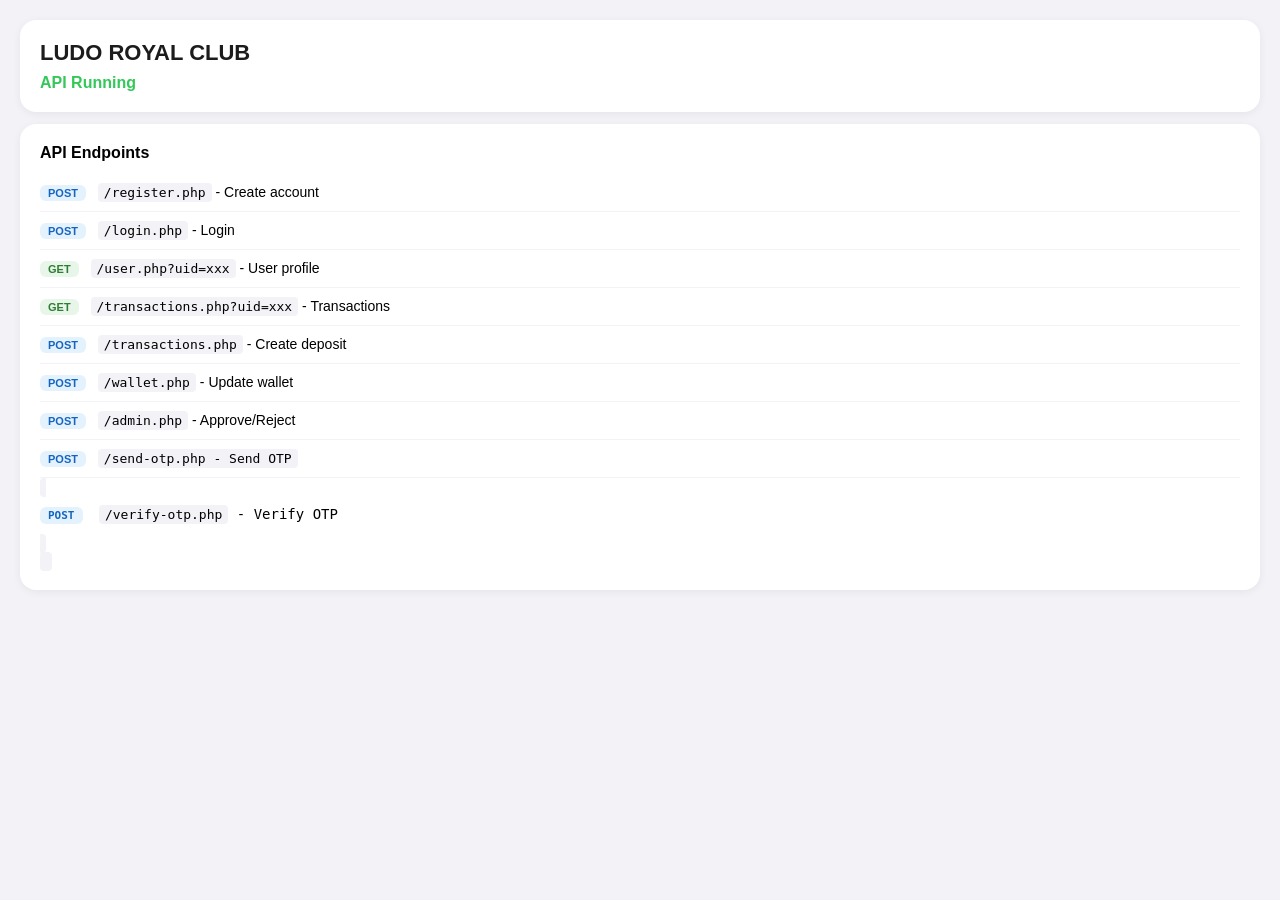
<file: BACKEND/api/index.html>
<!DOCTYPE html>
<html>
<head>
    <meta charset="UTF-8">
    <meta name="viewport" content="width=device-width, initial-scale=1.0">
    <title>LUDO ROYAL CLUB - API</title>
    <style>
        * { margin: 0; padding: 0; box-sizing: border-box; }
        body { font-family: -apple-system, sans-serif; background: #f2f2f7; padding: 20px; }
        .card { background: #fff; border-radius: 16px; padding: 20px; margin-bottom: 12px; box-shadow: 0 2px 8px rgba(0,0,0,0.06); }
        h1 { font-size: 22px; color: #1c1c1e; margin-bottom: 8px; }
        .status { color: #34c759; font-weight: 700; }
        .api-list { list-style: none; }
        .api-list li { padding: 10px 0; border-bottom: 1px solid #f2f2f7; font-size: 14px; }
        .api-list li:last-child { border: none; }
        .method { display: inline-block; padding: 2px 8px; border-radius: 6px; font-size: 11px; font-weight: 700; margin-right: 8px; }
        .get { background: #e8f5e9; color: #2e7d32; }
        .post { background: #e3f2fd; color: #1565c0; }
        code { background: #f2f2f7; padding: 2px 6px; border-radius: 4px; font-size: 13px; }
    </style>
</head>
<body>
    <div class="card">
        <h1>LUDO ROYAL CLUB</h1>
        <p class="status">API Running</p>
    </div>
    <div class="card">
        <h2 style="font-size:16px; margin-bottom:12px;">API Endpoints</h2>
        <ul class="api-list">
            <li><span class="method post">POST</span> <code>/register.php</code> - Create account</li>
            <li><span class="method post">POST</span> <code>/login.php</code> - Login</li>
            <li><span class="method get">GET</span> <code>/user.php?uid=xxx</code> - User profile</li>
            <li><span class="method get">GET</span> <code>/transactions.php?uid=xxx</code> - Transactions</li>
            <li><span class="method post">POST</span> <code>/transactions.php</code> - Create deposit</li>
            <li><span class="method post">POST</span> <code>/wallet.php</code> - Update wallet</li>
            <li><span class="method post">POST</span> <code>/admin.php</code> - Approve/Reject</li>
            <li><span class="method post">POST</span> <code>/send-otp.php</span> - Send OTP</li>
            <li><span class="method post">POST</span> <code>/verify-otp.php</code> - Verify OTP</li>
        </ul>
    </div>
</body>
</html>
</file>
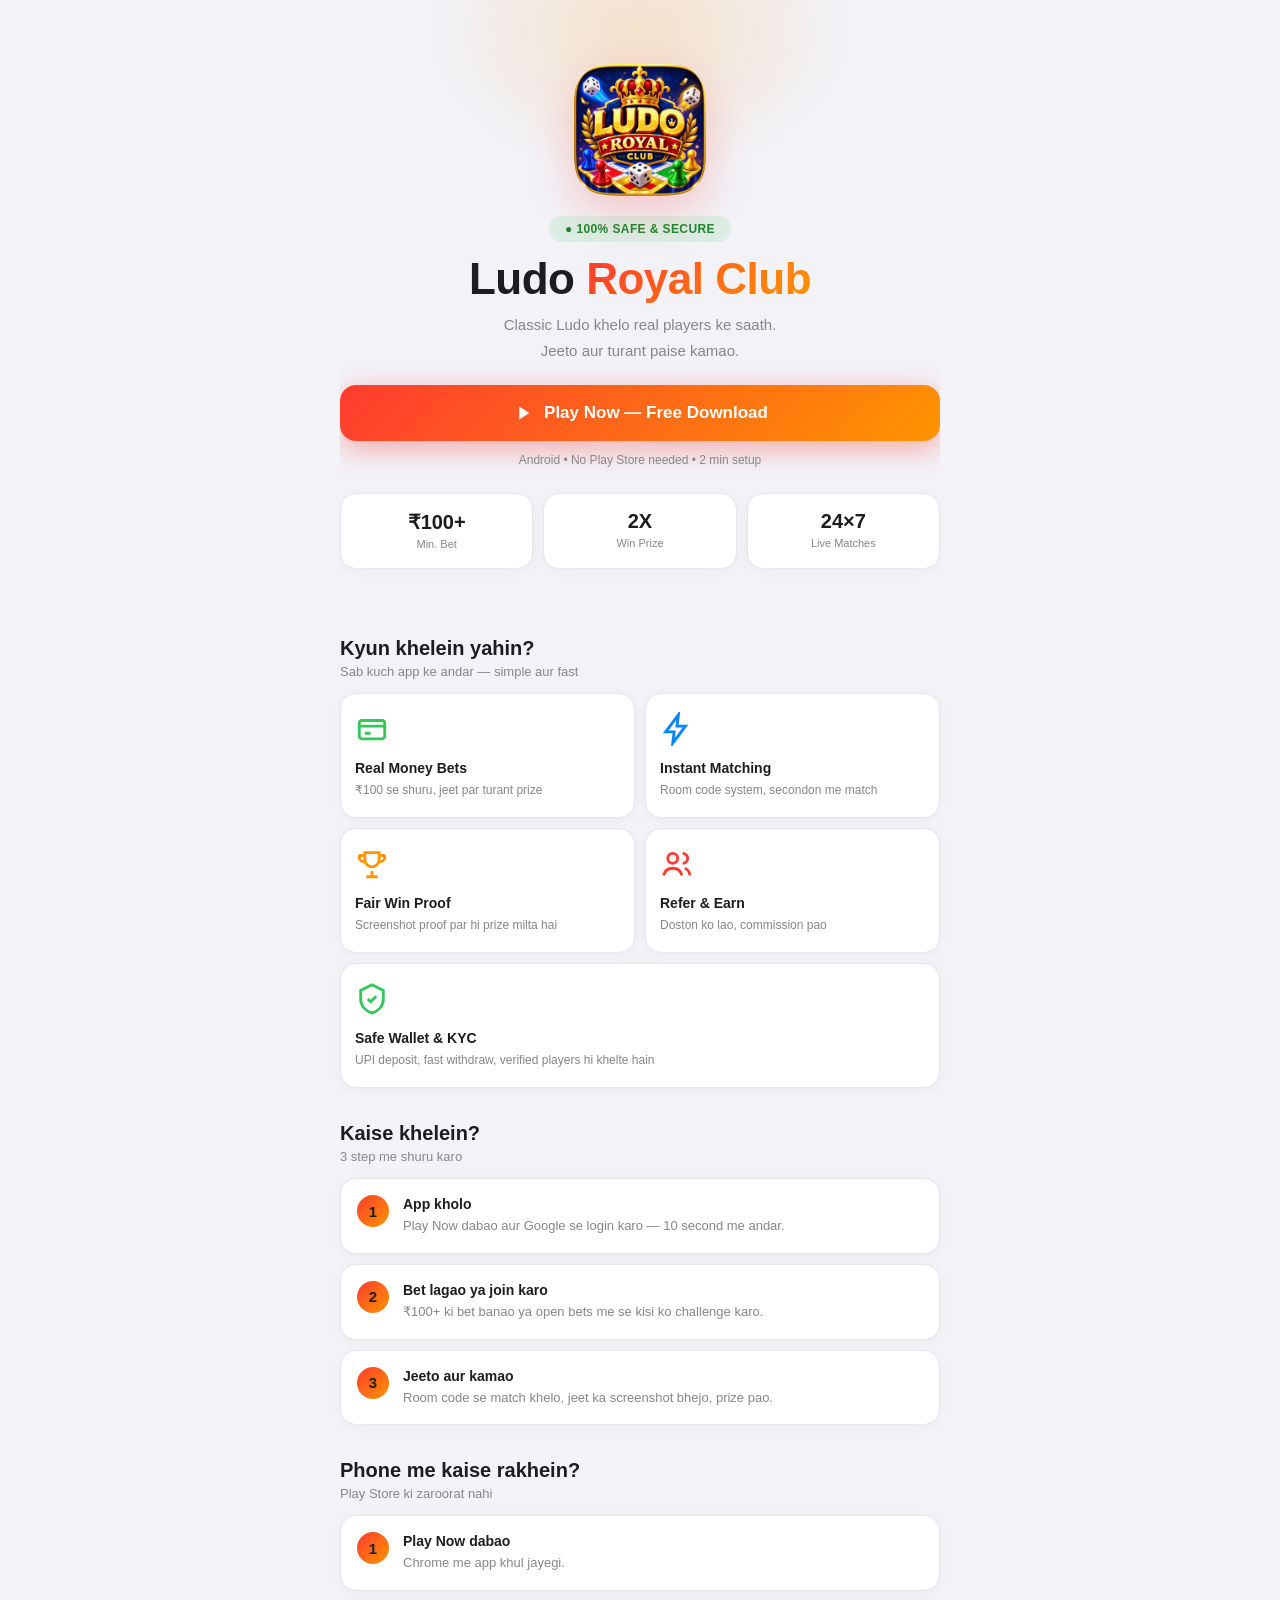
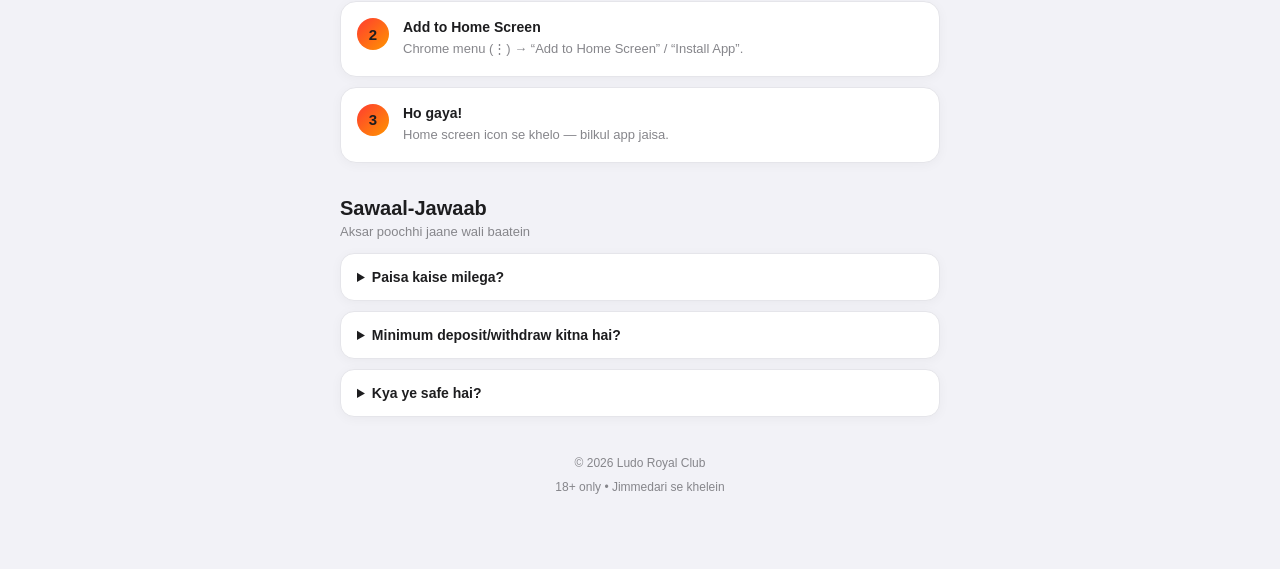
<file: FRONTEND/website/index.html>
<!DOCTYPE html>
<html lang="en">
<head>
<meta charset="UTF-8">
<meta name="viewport" content="width=device-width, initial-scale=1.0">
<meta name="description" content="Ludo Royal Club - Play Classic Ludo with real players and win real money.">
<title>Ludo Royal Club - Play & Win Real Money</title>
<link rel="icon" type="image/png" href="./logo.png">
<style>
  :root { --bg:#f2f2f7; --card:#ffffff; --line:#e5e5ea; --txt:#1d1d1f; --mut:#86868b; --red:#ff3b30; --org:#ff9500; --grn:#34c759; --blu:#0a84ff; }
  * { margin:0; padding:0; box-sizing:border-box; -webkit-tap-highlight-color:transparent; }
  body { font-family:-apple-system,BlinkMacSystemFont,"Segoe UI",Roboto,Arial,sans-serif; background:var(--bg); color:var(--txt); }
  .wrap { max-width:640px; margin:0 auto; padding:0 20px 70px; }
  /* HERO */
  .hero { text-align:center; padding:64px 0 34px; position:relative; overflow:hidden; }
  .hero::before { content:''; position:absolute; top:-120px; left:50%; transform:translateX(-50%); width:420px; height:300px; background:radial-gradient(closest-side,rgba(255,149,0,.18),transparent); pointer-events:none; }
  .hero img.logo { width:132px; height:132px; border-radius:34px; object-fit:cover; box-shadow:0 14px 44px rgba(255,59,48,.25); position:relative; }
  .pill { display:inline-block; margin-top:16px; padding:6px 16px; border-radius:999px; background:rgba(52,199,89,.12); color:#1b8a2e; font-size:12px; font-weight:700; letter-spacing:.4px; }
  .hero h1 { font-size:38px; font-weight:800; margin:12px 0 8px; letter-spacing:-.5px; }
  .hero h1 span { background:linear-gradient(135deg,var(--red),var(--org)); -webkit-background-clip:text; background-clip:text; color:transparent; }
  .hero p { color:var(--mut); font-size:15px; line-height:1.7; }
  .cta { display:flex; align-items:center; justify-content:center; gap:10px; width:100%; padding:17px; margin-top:22px; border:none; border-radius:16px; font-size:17px; font-weight:800; cursor:pointer; text-decoration:none; color:#fff; background:linear-gradient(135deg,var(--red),var(--org)); box-shadow:0 8px 28px rgba(255,59,48,.4); }
  .cta:active { transform:scale(.98); }
  .cta svg { width:22px; height:22px; }
  .mini { margin-top:12px; font-size:12px; color:var(--mut); }
  /* STATS */
  .stats { display:grid; grid-template-columns:repeat(3,1fr); gap:10px; margin-top:26px; }
  .stat { background:var(--card); border:1px solid var(--line); border-radius:16px; padding:16px 8px; text-align:center; }
  .stat b { display:block; font-size:20px; }
  .stat span { font-size:11px; color:var(--mut); }
  /* SECTIONS */
  .sec-title { font-size:20px; font-weight:800; margin:34px 0 4px; }
  .sec-sub { font-size:13px; color:var(--mut); margin-bottom:14px; }
  .grid { display:grid; grid-template-columns:1fr 1fr; gap:10px; }
  .feat { background:var(--card); border:1px solid var(--line); border-radius:16px; padding:18px 14px; }
  .feat svg { width:34px; height:34px; margin-bottom:10px; }
  .feat b { display:block; font-size:14px; margin-bottom:4px; }
  .feat span { font-size:12px; color:var(--mut); line-height:1.5; }
  .wide { grid-column:1 / -1; }
  /* STEPS */
  .step { display:flex; gap:14px; background:var(--card); border:1px solid var(--line); border-radius:16px; padding:16px; margin-top:10px; align-items:flex-start; }
  .num { width:32px; height:32px; border-radius:50%; background:linear-gradient(135deg,var(--red),var(--org)); display:flex; align-items:center; justify-content:center; font-weight:800; font-size:15px; flex-shrink:0; }
  .step div b { font-size:14px; }
  .step div p { font-size:13px; color:var(--mut); margin-top:3px; line-height:1.6; }
  /* FAQ */
  details.card { background:var(--card); border:1px solid var(--line); border-radius:14px; padding:15px 16px; margin-top:10px; }
  details.card summary { font-size:14px; font-weight:700; cursor:pointer; }
  details.card p { font-size:13px; color:var(--mut); margin-top:8px; line-height:1.7; }
  .feat, .stat, .card, details.card, .step { box-shadow:0 2px 12px rgba(0,0,0,.04); }
  .foot { text-align:center; margin-top:34px; font-size:12px; color:var(--mut); line-height:2; }
  @media (min-width:560px) { .hero h1 { font-size:44px; } }
</style>
</head>
<body>
<div class="wrap">

  <div class="hero">
    <img class="logo" src="./logo.png" alt="Ludo Royal Club">
    <div><span class="pill">● 100% SAFE &amp; SECURE</span></div>
    <h1>Ludo <span>Royal Club</span></h1>
    <p>Classic Ludo khelo real players ke saath.<br>Jeeto aur turant paise kamao.</p>
    <a class="cta" href="https://ludoroyalclub.vercel.app/">
      <svg viewBox="0 0 24 24" fill="#fff"><path d="M8 5v14l11-7z"/></svg>
      Play Now — Free Download
    </a>
    <div class="mini">Android • No Play Store needed • 2 min setup</div>
    <div class="stats">
      <div class="stat"><b>₹100+</b><span>Min. Bet</span></div>
      <div class="stat"><b>2X</b><span>Win Prize</span></div>
      <div class="stat"><b>24×7</b><span>Live Matches</span></div>
    </div>
  </div>

  <div class="sec-title">Kyun khelein yahin?</div>
  <div class="sec-sub">Sab kuch app ke andar — simple aur fast</div>
  <div class="grid">
    <div class="feat">
      <svg viewBox="0 0 24 24" fill="none" stroke="#34c759" stroke-width="2"><rect x="3" y="6" width="18" height="13" rx="2"/><path d="M3 10h18M7 15h4"/></svg>
      <b>Real Money Bets</b><span>₹100 se shuru, jeet par turant prize</span>
    </div>
    <div class="feat">
      <svg viewBox="0 0 24 24" fill="none" stroke="#0a84ff" stroke-width="2"><path d="M13 2L4 14h6l-1 8 9-12h-6l1-8z"/></svg>
      <b>Instant Matching</b><span>Room code system, secondon me match</span>
    </div>
    <div class="feat">
      <svg viewBox="0 0 24 24" fill="none" stroke="#ff9500" stroke-width="2"><path d="M8 21h8M12 17v4M7 4h10v5a5 5 0 01-10 0V4zM7 6H4a1 1 0 00-1 1c0 2 1.5 3.5 4 3.5M17 6h3a1 1 0 011 1c0 2-1.5 3.5-4 3.5"/></svg>
      <b>Fair Win Proof</b><span>Screenshot proof par hi prize milta hai</span>
    </div>
    <div class="feat">
      <svg viewBox="0 0 24 24" fill="none" stroke="#ff3b30" stroke-width="2"><circle cx="9" cy="8" r="3.5"/><path d="M2.5 20c.8-3.2 3.4-5 6.5-5s5.7 1.8 6.5 5M16 4.5a3.5 3.5 0 010 7M17.5 15c2 .7 3.2 2.3 3.7 5"/></svg>
      <b>Refer &amp; Earn</b><span>Doston ko lao, commission pao</span>
    </div>
    <div class="feat wide">
      <svg viewBox="0 0 24 24" fill="none" stroke="#34c759" stroke-width="2"><path d="M12 2l8 4v6c0 5-3.5 8.5-8 10-4.5-1.5-8-5-8-10V6l8-4z"/><path d="M9 12l2 2 4-4"/></svg>
      <b>Safe Wallet &amp; KYC</b><span>UPI deposit, fast withdraw, verified players hi khelte hain</span>
    </div>
  </div>

  <div class="sec-title">Kaise khelein?</div>
  <div class="sec-sub">3 step me shuru karo</div>
  <div class="step"><div class="num">1</div><div><b>App kholo</b><p>Play Now dabao aur Google se login karo — 10 second me andar.</p></div></div>
  <div class="step"><div class="num">2</div><div><b>Bet lagao ya join karo</b><p>₹100+ ki bet banao ya open bets me se kisi ko challenge karo.</p></div></div>
  <div class="step"><div class="num">3</div><div><b>Jeeto aur kamao</b><p>Room code se match khelo, jeet ka screenshot bhejo, prize pao.</p></div></div>

  <div class="sec-title">Phone me kaise rakhein?</div>
  <div class="sec-sub">Play Store ki zaroorat nahi</div>
  <div class="step"><div class="num">1</div><div><b>Play Now dabao</b><p>Chrome me app khul jayegi.</p></div></div>
  <div class="step"><div class="num">2</div><div><b>Add to Home Screen</b><p>Chrome menu (⋮) → “Add to Home Screen” / “Install App”.</p></div></div>
  <div class="step"><div class="num">3</div><div><b>Ho gaya!</b><p>Home screen icon se khelo — bilkul app jaisa.</p></div></div>

  <div class="sec-title">Sawaal-Jawaab</div>
  <div class="sec-sub">Aksar poochhi jaane wali baatein</div>
  <details class="card"><summary>Paisa kaise milega?</summary><p>Match jeetne par screenshot proof bhejo. Admin approve karte hi prize wallet me, phir withdraw kar lo.</p></details>
  <details class="card"><summary>Minimum deposit/withdraw kitna hai?</summary><p>Deposit ₹100 se, withdraw ₹195 se ₹50,000 tak.</p></details>
  <details class="card"><summary>Kya ye safe hai?</summary><p>KYC verified players, har match ka proof system aur support team — sab app ke andar.</p></details>

  <div class="foot">© 2026 Ludo Royal Club<br>18+ only • Jimmedari se khelein</div>
</div>
</body>
</html>
</file>
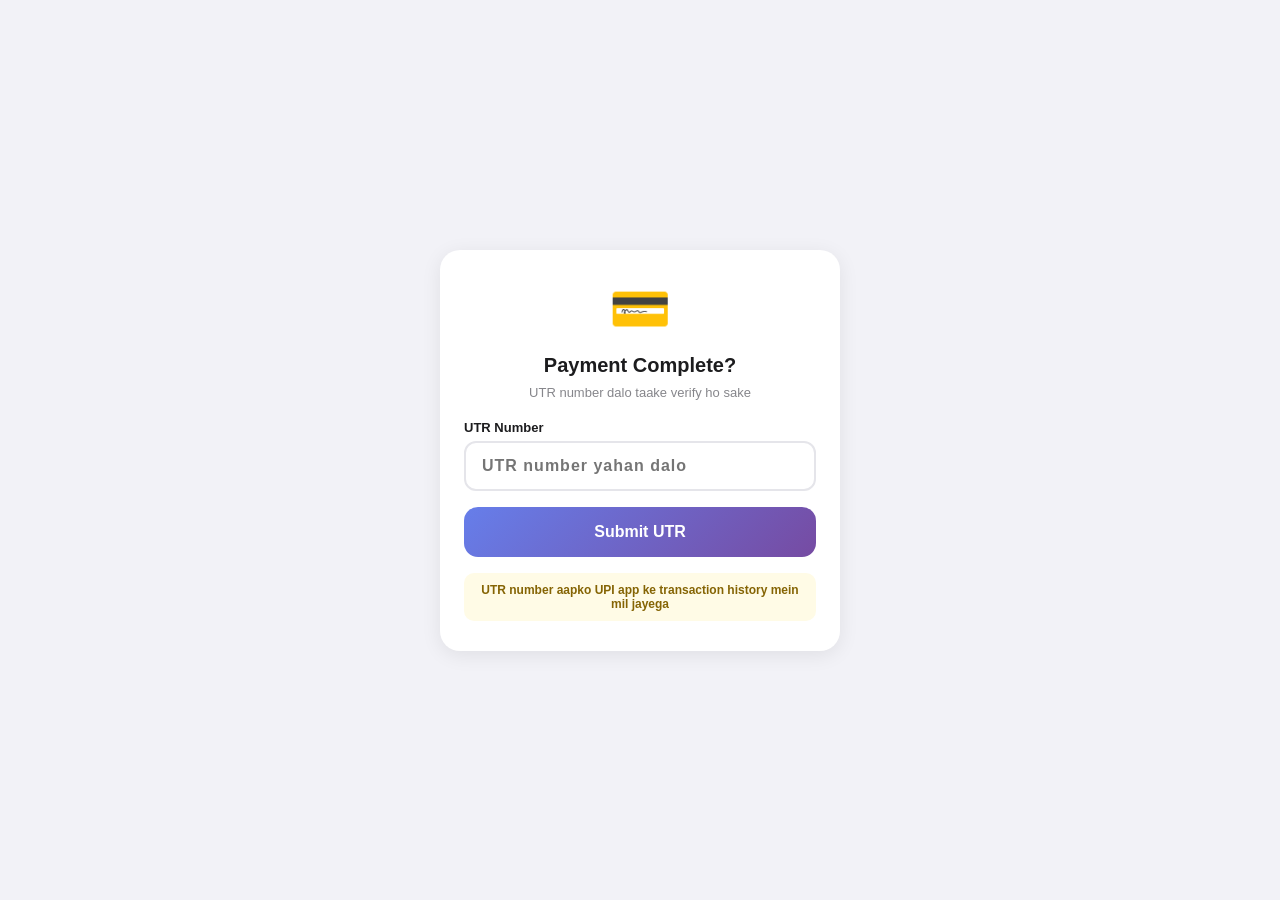
<file: BACKEND/api/redirect.html>
<!DOCTYPE html>
<html lang="en">
<head>
    <meta charset="UTF-8">
    <meta name="viewport" content="width=device-width, initial-scale=1.0, maximum-scale=1.0, user-scalable=no">
    <title>LRC - Enter UTR</title>
    <link rel="icon" type="image/png" href="https://cdn-icons-png.flaticon.com/512/3135/3135715.png">
    <style>
        * { margin: 0; padding: 0; box-sizing: border-box; }
        body {
            font-family: -apple-system, BlinkMacSystemFont, 'Segoe UI', Roboto, sans-serif;
            background: #f2f2f7;
            min-height: 100vh;
            display: flex;
            align-items: center;
            justify-content: center;
            padding: 20px;
        }
        .card {
            background: #fff;
            border-radius: 20px;
            padding: 30px 24px;
            max-width: 400px;
            width: 100%;
            box-shadow: 0 4px 20px rgba(0,0,0,0.08);
            text-align: center;
        }
        .icon { font-size: 50px; margin-bottom: 16px; }
        .title { font-size: 20px; font-weight: 800; color: #1c1c1e; margin-bottom: 8px; }
        .subtitle { font-size: 13px; color: #86868b; margin-bottom: 20px; }
        .payment-id { font-size: 11px; color: #636366; margin-bottom: 16px; word-break: break-all; }
        .form-group { text-align: left; margin-bottom: 16px; }
        .form-group label {
            display: block;
            font-size: 13px;
            font-weight: 600;
            color: #1c1c1e;
            margin-bottom: 6px;
        }
        .form-group input {
            width: 100%;
            padding: 14px 16px;
            font-size: 16px;
            font-weight: 600;
            letter-spacing: 1px;
            border: 2px solid #e5e5ea;
            border-radius: 12px;
            outline: none;
            transition: border-color 0.2s;
        }
        .form-group input:focus { border-color: #007aff; }
        .btn {
            width: 100%;
            padding: 16px;
            font-size: 16px;
            font-weight: 700;
            color: #fff;
            background: linear-gradient(135deg, #667eea 0%, #764ba2 100%);
            border: none;
            border-radius: 14px;
            cursor: pointer;
            transition: transform 0.1s, opacity 0.2s;
        }
        .btn:active { transform: scale(0.97); }
        .btn:disabled { opacity: 0.6; cursor: not-allowed; }
        .info {
            margin-top: 16px;
            padding: 10px;
            background: #fffbe6;
            border-radius: 10px;
            font-size: 12px;
            color: #856404;
            font-weight: 600;
        }
        .success { display: none; }
        .success .icon { font-size: 60px; }
        .success .title { color: #34c759; }
        .back-btn {
            display: inline-block;
            margin-top: 20px;
            padding: 12px 30px;
            font-size: 14px;
            font-weight: 600;
            color: #007aff;
            background: #f2f2f7;
            border: none;
            border-radius: 12px;
            cursor: pointer;
            text-decoration: none;
        }
        .error-msg { color: #ff3b30; font-size: 13px; margin-top: 10px; display: none; }
        .loading { display: none; }
        .loader {
            display: inline-block;
            width: 20px;
            height: 20px;
            border: 3px solid #fff;
            border-top-color: transparent;
            border-radius: 50%;
            animation: spin 0.8s linear infinite;
        }
        @keyframes spin { to { transform: rotate(360deg); } }
    </style>
</head>
<body>
    <!-- UTR Form -->
    <div class="card" id="form-section">
        <div class="icon">&#128179;</div>
        <div class="title">Payment Complete?</div>
        <div class="subtitle">UTR number dalo taake verify ho sake</div>
        <div class="payment-id" id="paymentIdDisplay"></div>

        <div class="form-group">
            <label>UTR Number</label>
            <input type="text" id="utrInput" placeholder="UTR number yahan dalo" maxlength="16" inputmode="numeric">
        </div>

        <button class="btn" id="submitBtn" onclick="submitUtr()">
            <span id="btnText"><i class="fas fa-check-circle"></i> Submit UTR</span>
            <span id="btnLoader" class="loading"><span class="loader"></span> Submitting...</span>
        </button>

        <div class="error-msg" id="errorMsg"></div>
        <div class="info">UTR number aapko UPI app ke transaction history mein mil jayega</div>
    </div>

    <!-- Success Section -->
    <div class="card success" id="success-section">
        <div class="icon">&#9989;</div>
        <div class="title">Request Submitted!</div>
        <div class="subtitle">Admin jaldi verify karega. Wallet update ho jayega.</div>
        <div class="payment-id" id="successOrderId"></div>
        <button class="back-btn" onclick="goHome()">Home</button>
    </div>

    <script>
        // URL se payment_id lo
        const params = new URLSearchParams(window.location.search);
        const paymentId = params.get('payment_id') || '';

        if (paymentId) {
            document.getElementById('paymentIdDisplay').textContent = 'Payment ID: ' + paymentId;
        } else {
            document.getElementById('paymentIdDisplay').textContent = '';
        }

        // Only numbers allow
        document.getElementById('utrInput').addEventListener('input', function(e) {
            this.value = this.value.replace(/[^0-9]/g, '');
        });

        async function submitUtr() {
            const utr = document.getElementById('utrInput').value.trim();
            const errorEl = document.getElementById('errorMsg');
            const btnText = document.getElementById('btnText');
            const btnLoader = document.getElementById('btnLoader');
            const submitBtn = document.getElementById('submitBtn');

            errorEl.style.display = 'none';

            if (!utr) {
                errorEl.textContent = 'UTR number dalo';
                errorEl.style.display = 'block';
                return;
            }
            if (utr.length < 6) {
                errorEl.textContent = 'UTR number kam se kam 6 digits ka hona chahiye';
                errorEl.style.display = 'block';
                return;
            }

            btnText.style.display = 'none';
            btnLoader.style.display = 'inline';
            submitBtn.disabled = true;

            try {
                const res = await fetch('https://php-vakki-8740.wasmer.app/verify-utr.php', {
                    method: 'POST',
                    headers: { 'Content-Type': 'application/json' },
                    body: JSON.stringify({
                        utr: utr,
                        userId: params.get('user_id') || '',
                        payment_id: paymentId
                    })
                });
                const data = await res.json();

                if (data.success) {
                    document.getElementById('form-section').style.display = 'none';
                    document.getElementById('success-section').style.display = 'block';
                    document.getElementById('successOrderId').textContent = 'Order ID: ' + (data.order_id || paymentId);
                } else {
                    errorEl.textContent = data.error || 'Submit failed';
                    errorEl.style.display = 'block';
                }
            } catch (e) {
                errorEl.textContent = 'Network error. Dobara try karo.';
                errorEl.style.display = 'block';
            }

            btnText.style.display = 'inline';
            btnLoader.style.display = 'none';
            submitBtn.disabled = false;
        }

        function goHome() {
            window.location.href = 'https://ludoroyalclub.vercel.app';
        }
    </script>
</body>
</html>
</file>
